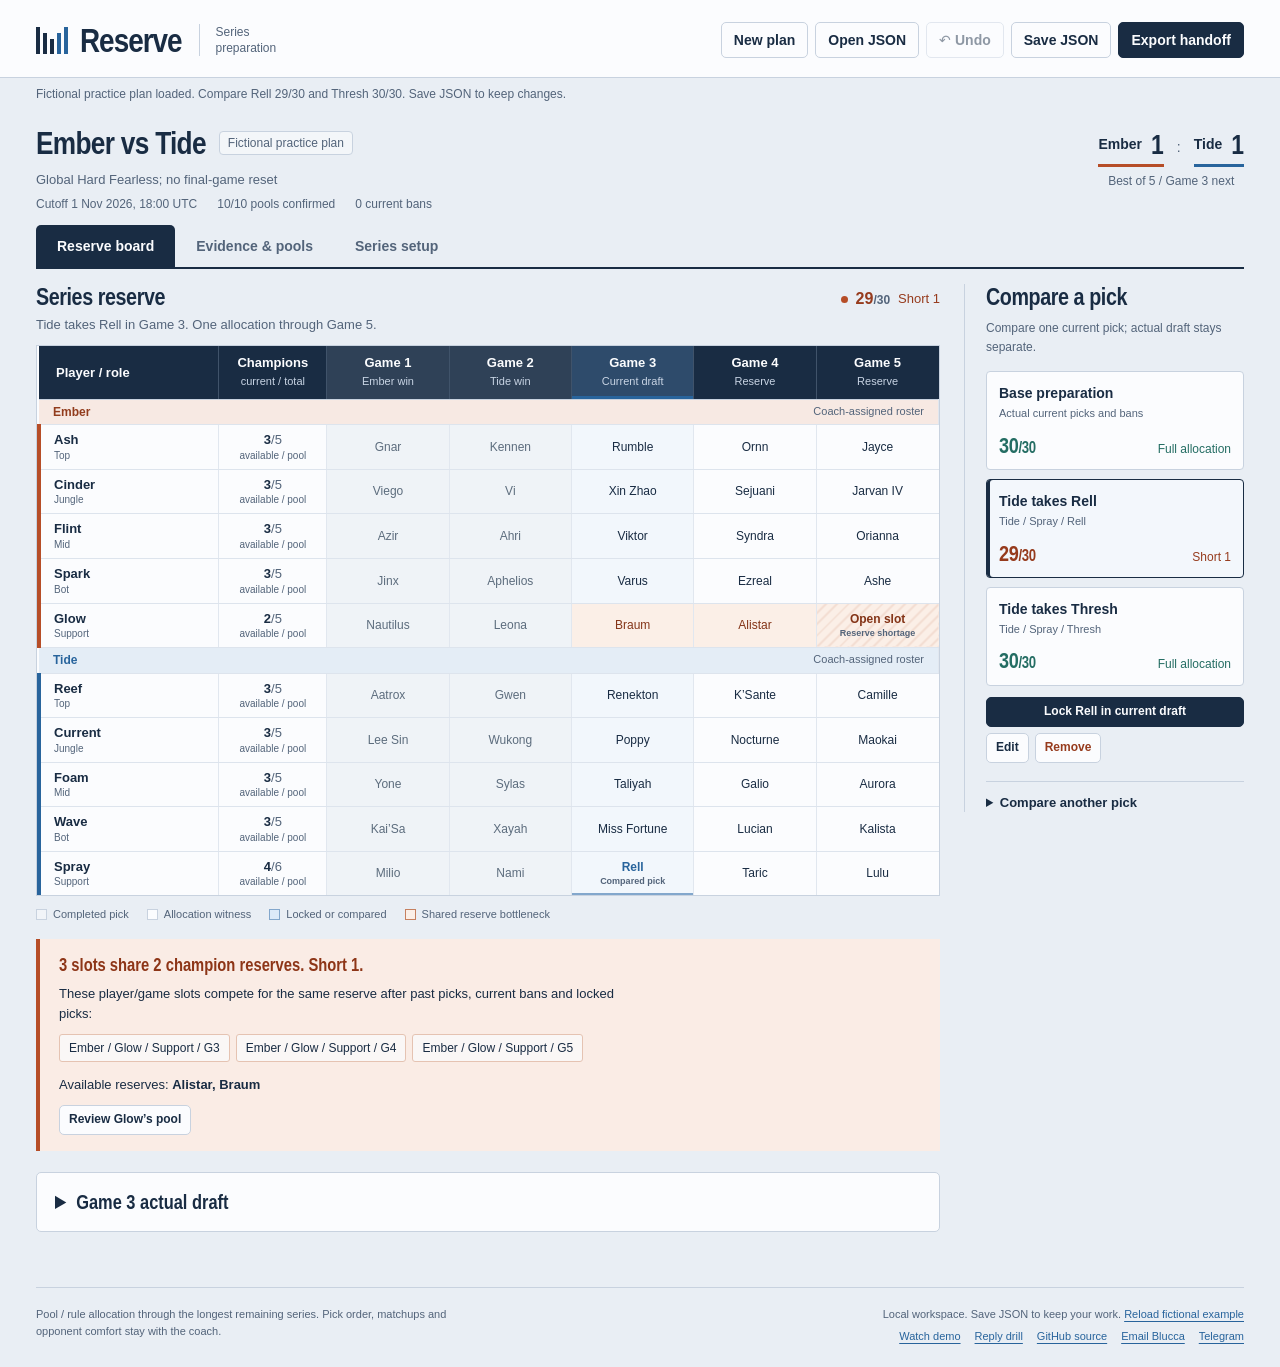
<file: index.html>
<!doctype html>
<html lang="en">
<head>
  <meta charset="utf-8">
  <meta name="viewport" content="width=device-width, initial-scale=1">
  <meta name="theme-color" content="#192c43">
  <meta name="description" content="Prepare a full LoL Hard Fearless series: confirm champion pools, check remaining slots, rehearse replies and save a coach handoff. Fictional demo included.">
  <title>Reserve · LoL Fearless draft preparation</title>
  <link rel="canonical" href="https://blucca.github.io/series-reserve/">
  <link rel="stylesheet" href="./styles.css">
  <script type="module" src="./app.js"></script>
</head>
<body>
  <a class="skip-link" href="#workspace">Skip to the workspace</a>
  <header class="app-header">
    <div class="brand"><span class="reserve-mark" aria-hidden="true"><i></i><i></i><i></i><i></i><i></i></span><span class="wordmark">Reserve</span><span class="brand-purpose">Series preparation</span></div>
    <nav class="file-actions" aria-label="Plan files">
      <button type="button" data-action="new-plan" disabled>New plan</button>
      <button type="button" data-action="import-plan">Open JSON</button>
      <button type="button" data-action="undo" disabled><span aria-hidden="true">↶</span> Undo</button>
      <button type="button" data-action="save-plan" disabled>Save JSON</button>
      <button type="button" class="button-primary" data-action="handoff" disabled>Export handoff</button>
    </nav>
    <input id="plan-file" type="file" accept=".json,application/json" hidden>
    <input id="evidence-file" type="file" accept=".csv,text/csv" hidden>
  </header>
  <div class="message-area" aria-live="polite" aria-atomic="true"><p id="status-message" class="status-message">Opening the fictional practice plan…</p></div>
  <div id="error-message" class="error-message" role="alert" hidden></div>
  <main id="workspace" tabindex="-1">
    <section id="series-context" class="series-context" aria-label="Series context"></section>
    <div class="workspace-nav" role="tablist" aria-label="Preparation workspace">
      <button id="tab-board" type="button" role="tab" aria-selected="true" aria-controls="panel-board" tabindex="0" data-tab="board">Reserve board</button>
      <button id="tab-evidence" type="button" role="tab" aria-selected="false" aria-controls="panel-evidence" tabindex="-1" data-tab="evidence">Evidence &amp; pools</button>
      <button id="tab-series" type="button" role="tab" aria-selected="false" aria-controls="panel-series" tabindex="-1" data-tab="series">Series setup</button>
    </div>
    <section id="panel-board" class="workspace-panel" role="tabpanel" aria-labelledby="tab-board"><div class="loading-sheet"><h1>Prepare the whole reserve.</h1><p>The fictional example opens with Game 3 tied 1–1. Compare the two support picks, then edit the pools and rules for your own series.</p><p>Open a saved JSON plan to start from your own preparation.</p></div></section>
    <section id="panel-evidence" class="workspace-panel" role="tabpanel" aria-labelledby="tab-evidence" hidden></section>
    <section id="panel-series" class="workspace-panel" role="tabpanel" aria-labelledby="tab-series" hidden></section>
  </main>
  <footer class="app-footer"><p>Pool / rule allocation through the longest remaining series. Pick order, matchups and opponent comfort stay with the coach.</p><p>Local workspace. Save JSON to keep your work. <button type="button" data-action="load-demo">Reload fictional example</button><span class="footer-links"><a href="./demo.html">Watch demo</a><a href="https://github.com/blucca/series-reserve/blob/main/docs/first-reply.md#check-the-complete-immediate-two-pick-turn" target="_blank" rel="noopener noreferrer">Reply drill</a><a href="https://github.com/blucca/series-reserve" target="_blank" rel="noopener noreferrer">GitHub source</a><a href="mailto:belgialucca@gmail.com">Email Blucca</a><a href="https://t.me/blucca_ai" target="_blank" rel="noopener noreferrer">Telegram</a></span></p></footer>
  <noscript><p class="error-message">Enable JavaScript to edit the plan and calculate champion reserves. Your data is processed in this browser.</p></noscript>
</body>
</html>
</file>
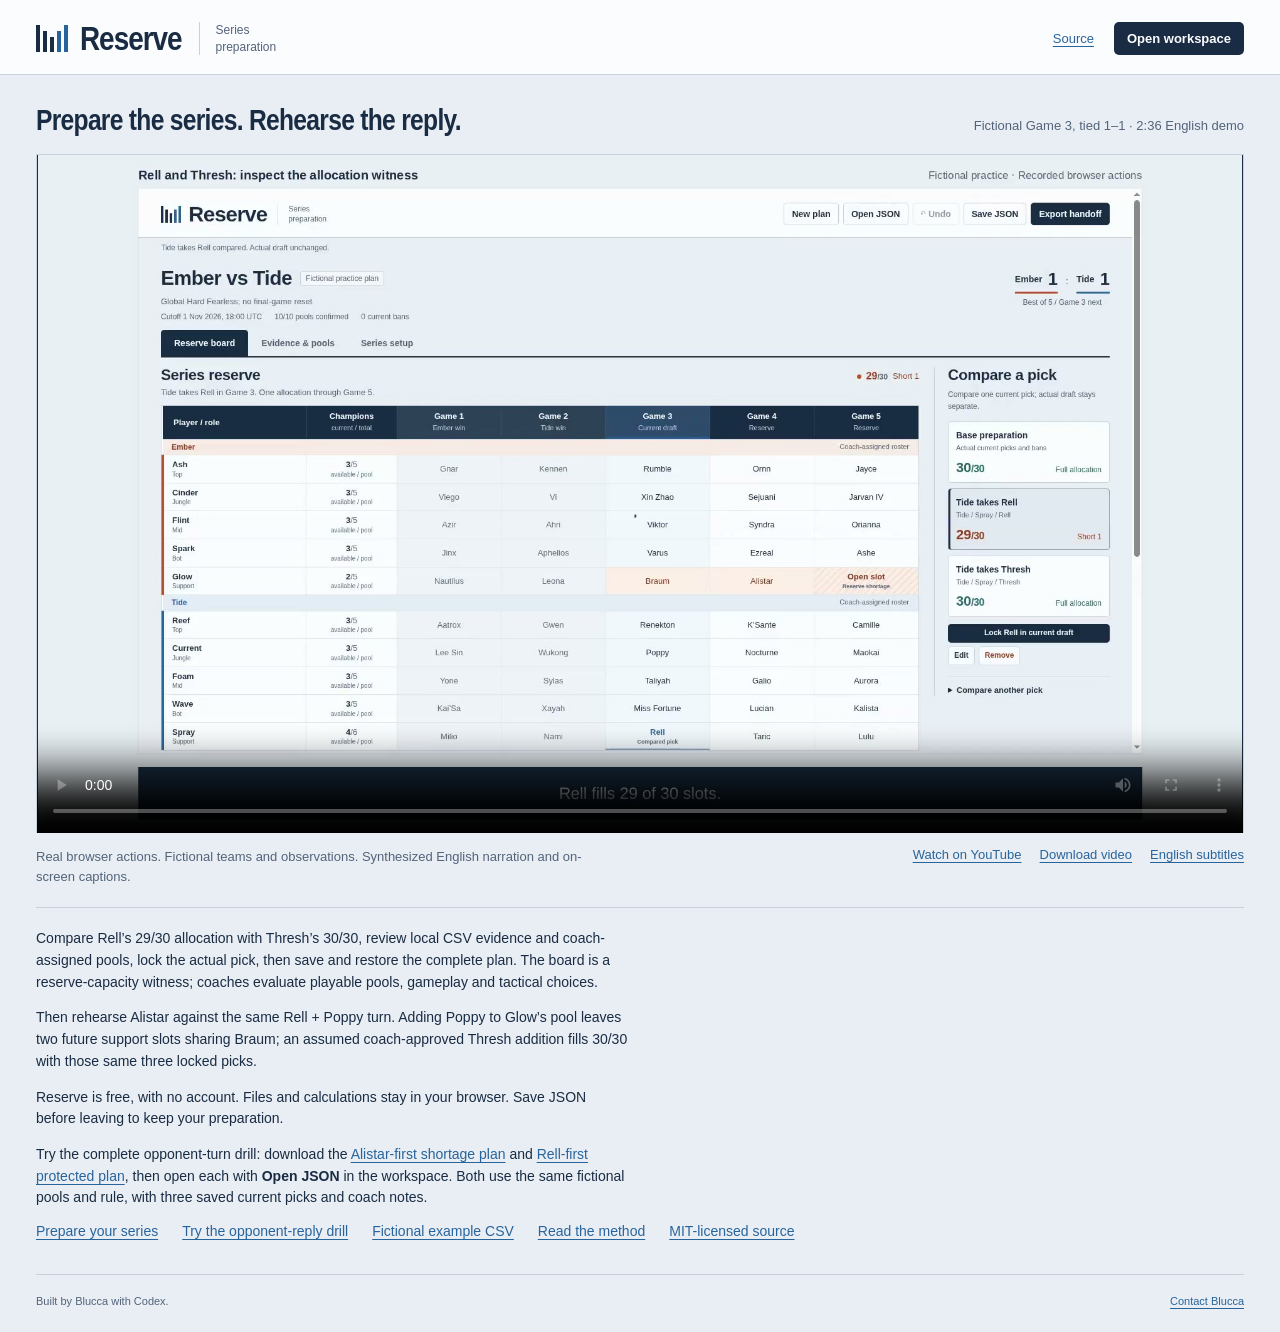
<file: demo.html>
<!doctype html>
<html lang="en">
<head>
  <meta charset="utf-8">
  <meta name="viewport" content="width=device-width, initial-scale=1">
  <meta name="theme-color" content="#192c43">
  <meta name="description" content="Watch a complete LoL Fearless preparation, then open a fictional two-pick reply drill, compare approved champion pools and save the series plan.">
  <title>Reserve · LoL Fearless draft demo &amp; pool drill</title>
  <link rel="canonical" href="https://blucca.github.io/series-reserve/demo.html">
  <link rel="stylesheet" href="./styles.css">
  <style>
    .demo-header-links { display: flex; align-items: center; gap: 20px; }
    .demo-header-links a { color: var(--tide); font-size: 13px; text-underline-offset: 3px; }
    .demo-header-links .workspace-link { padding: 9px 13px; border-radius: 5px; color: var(--sheet); background: var(--ink); text-decoration: none; font-weight: 600; }
    .demo-document { max-width: 1500px; padding-top: 28px; }
    .demo-heading { display: flex; align-items: baseline; justify-content: space-between; gap: 20px; margin-bottom: 17px; }
    .demo-heading h1 { margin-bottom: 0; font-size: 30px; }
    .demo-heading p { margin-bottom: 0; color: var(--muted); font-size: 13px; }
    .demo-video { display: block; width: 100%; aspect-ratio: 16 / 9; background: var(--ink); border: 1px solid var(--line); }
    .demo-caption { display: flex; justify-content: space-between; flex-wrap: wrap; gap: 10px 24px; padding: 14px 0 20px; border-bottom: 1px solid var(--line); }
    .demo-caption p { margin: 0; font-size: 13px; color: var(--muted); }
    .demo-caption a, .demo-text a { color: var(--tide); text-underline-offset: 3px; }
    .demo-files { display: flex; gap: 18px; font-size: 13px; }
    .demo-text { padding-top: 20px; font-size: 14px; }
    .demo-text p { max-width: 76ch; margin-bottom: 14px; }
    .demo-text nav { display: flex; flex-wrap: wrap; gap: 10px 24px; }
    @media (max-width: 640px) {
      .demo-header-links { margin-left: auto; gap: 14px; }
      .demo-header-links a { font-size: 12px; }
      .demo-heading { display: block; }
      .demo-heading h1 { font-size: 27px; margin-bottom: 9px; }
      .demo-document { padding-top: 23px; }
      .demo-caption { padding-bottom: 17px; }
    }
  </style>
</head>
<body>
  <a class="skip-link" href="#demo">Skip to the video</a>
  <header class="app-header">
    <div class="brand"><span class="reserve-mark" aria-hidden="true"><i></i><i></i><i></i><i></i><i></i></span><span class="wordmark">Reserve</span><span class="brand-purpose">Series preparation</span></div>
    <nav class="demo-header-links" aria-label="Reserve links"><a href="https://github.com/blucca/series-reserve">Source</a><a class="workspace-link" href="./">Open workspace</a></nav>
  </header>
  <main id="demo" class="demo-document">
    <div class="demo-heading"><h1>Prepare the series. Rehearse the reply.</h1><p>Fictional Game 3, tied 1–1 · 2:36 English demo</p></div>
    <video class="demo-video" controls playsinline preload="metadata" poster="./media/reserve-demo-poster.jpg" aria-label="Reserve product demonstration with English narration and on-screen captions">
      <source src="./media/reserve-demo.mp4" type="video/mp4">
      <track kind="subtitles" src="./media/reserve-demo.vtt" srclang="en" label="English">
      <p><a href="./media/reserve-demo.mp4">Download the Reserve demo</a>.</p>
    </video>
    <div class="demo-caption"><p>Real browser actions. Fictional teams and observations. Synthesized English narration and on-screen captions.</p><nav class="demo-files" aria-label="Demo files"><a href="https://youtu.be/mkt5XhnBqLw">Watch on YouTube</a><a href="./media/reserve-demo.mp4" download>Download video</a><a href="./media/reserve-demo.vtt" download>English subtitles</a></nav></div>
    <div class="demo-text">
      <p>Compare Rell’s 29/30 allocation with Thresh’s 30/30, review local CSV evidence and coach-assigned pools, lock the actual pick, then save and restore the complete plan. The board is a reserve-capacity witness; coaches evaluate playable pools, gameplay and tactical choices.</p>
      <p>Then rehearse Alistar against the same Rell + Poppy turn. Adding Poppy to Glow’s pool leaves two future support slots sharing Braum; an assumed coach-approved Thresh addition fills 30/30 with those same three locked picks.</p>
      <p>Reserve is free, with no account. Files and calculations stay in your browser. Save JSON before leaving to keep your preparation.</p>
      <p id="reply-drill">Try the complete opponent-turn drill: download the <a href="./docs/reply-short.reserve.json" download>Alistar-first shortage plan</a> and <a href="./docs/reply-protected.reserve.json" download>Rell-first protected plan</a>, then open each with <strong>Open JSON</strong> in the workspace. Both use the same fictional pools and rule, with three saved current picks and coach notes.</p>
      <nav aria-label="Continue from the demo"><a href="./">Prepare your series</a><a href="https://github.com/blucca/series-reserve/blob/main/docs/first-reply.md#check-the-complete-immediate-two-pick-turn" target="_blank" rel="noopener noreferrer">Try the opponent-reply drill</a><a href="./demo-evidence.csv" download>Fictional example CSV</a><a href="https://github.com/blucca/series-reserve/blob/main/docs/method.md">Read the method</a><a href="https://github.com/blucca/series-reserve">MIT-licensed source</a></nav>
    </div>
  </main>
  <footer class="app-footer"><p>Built by Blucca with Codex.</p><p><a href="https://t.me/blucca_ai">Contact Blucca</a></p></footer>
</body>
</html>
</file>
<file: styles.css>
:root {
  --ice: #e9eef4;
  --sheet: #fbfcfe;
  --ink: #192c43;
  --ember: #b64d27;
  --tide: #28649c;
  --clear: #246d63;
  --muted: #53647a;
  --line: #c8d2df;
  --quiet: #f1f4f8;
  --font-body: "Segoe UI", "Helvetica Neue", Arial, sans-serif;
  --font-heading: "Arial Narrow", "Liberation Sans Narrow", "Bahnschrift Condensed", "Segoe UI", sans-serif;
  color-scheme: light;
  font-family: var(--font-body);
  color: var(--ink);
  background: var(--ice);
  font-size: 14px;
  font-synthesis: none;
}
* { box-sizing: border-box; }
body { margin: 0; min-width: 320px; }
button, input, select, textarea { font: inherit; }
button, a, input, select, textarea, summary { -webkit-tap-highlight-color: transparent; }
button { cursor: pointer; }
button:disabled { cursor: default; opacity: .48; }
button { border: 1px solid var(--line); border-radius: 5px; background: var(--sheet); color: var(--ink); padding: 8px 12px; min-height: 36px; font-weight: 600; line-height: 1.3; }
button:hover:enabled { background: #e2e9f1; border-color: #879ab1; }
.button-primary { background: var(--ink); border-color: var(--ink); color: var(--sheet); }
.button-primary:hover:enabled { background: #2b4564; border-color: #2b4564; }
.button-danger { color: #963b1d; }
.button-small { padding: 5px 9px; min-height: 30px; font-size: 12px; }
.button-text { background: transparent; border-color: transparent; color: var(--tide); padding: 4px 0; min-height: 28px; text-decoration: underline; text-underline-offset: 3px; }
.button-text:hover:enabled { background: transparent; border-color: transparent; color: var(--ink); }
:focus-visible { outline: 3px solid var(--tide); outline-offset: 3px; }
[hidden] { display: none !important; }
h1, h2, h3, p { margin-top: 0; }
h1, h2, h3 { font-family: var(--font-heading); line-height: 1.12; }
h1 { font-size: 32px; font-weight: 750; letter-spacing: -.7px; margin-bottom: 9px; }
h2 { font-size: 24px; font-weight: 700; letter-spacing: -.4px; margin-bottom: 7px; }
h3 { font-size: 18px; font-weight: 700; margin-bottom: 10px; }
p { line-height: 1.55; max-width: 78ch; }
small, .muted { color: var(--muted); }
small { font-size: 12px; line-height: 1.4; }
.sr-only { position: absolute; width: 1px; height: 1px; padding: 0; margin: -1px; overflow: hidden; clip: rect(0,0,0,0); white-space: nowrap; border: 0; }
.skip-link { position: fixed; top: -80px; left: 16px; background: var(--ink); color: white; padding: 10px 16px; z-index: 10; }
.skip-link:focus { top: 12px; }
.app-header { display: flex; align-items: center; justify-content: space-between; gap: 24px; padding: 22px 36px 19px; border-bottom: 1px solid var(--line); background: var(--sheet); }
.brand { display: flex; align-items: center; gap: 12px; flex-shrink: 0; }
.wordmark { font: 750 34px/.95 var(--font-heading); letter-spacing: -1px; }
.brand-purpose { margin-left: 5px; border-left: 1px solid var(--line); padding-left: 16px; color: var(--muted); font-size: 12px; max-width: 11ch; line-height: 1.35; }
.reserve-mark { display: flex; gap: 3px; height: 27px; align-items: flex-end; }
.reserve-mark i { display: block; width: 4px; height: 27px; background: var(--ink); }
.reserve-mark i:nth-child(2) { height: 21px; }
.reserve-mark i:nth-child(3) { height: 15px; }
.reserve-mark i:nth-child(4) { height: 21px; background: var(--tide); }
.reserve-mark i:nth-child(5) { background: var(--tide); }
.file-actions { display: flex; flex-wrap: wrap; align-items: center; gap: 7px; }
.message-area { min-height: 29px; padding: 8px 36px 0; }
.status-message { max-width: none; margin-bottom: 0; color: var(--muted); font-size: 12px; line-height: 1.45; }
.error-message { background: #f9e9e2; color: #822f15; border-left: 4px solid var(--ember); padding: 12px 16px; margin: 10px 36px; line-height: 1.5; }
.error-message button { margin-left: 12px; background: transparent; border-color: #d8a28b; color: inherit; }
main { max-width: 1600px; margin: 0 auto; padding: 18px 36px 35px; }
.series-context { display: flex; justify-content: space-between; align-items: flex-start; gap: 24px; margin-bottom: 14px; }
.series-heading { min-width: 0; }
.series-title-line { display: flex; flex-wrap: wrap; align-items: center; gap: 13px; }
.series-title-line h1 { margin: 0; }
.example-flag { display: inline-flex; align-items: center; font-size: 12px; border: 1px solid var(--line); color: var(--muted); padding: 4px 8px; border-radius: 4px; background: rgba(251,252,254,.6); }
.context-rule { font-size: 13px; margin: 9px 0 0; color: var(--muted); }
.context-rule .pending { color: #8e3719; font-weight: 600; }
.context-meta { display: flex; flex-wrap: wrap; gap: 7px 20px; margin: 7px 0 0; font-size: 12px; color: var(--muted); }
.scoreline { display: flex; align-items: center; gap: 13px; padding-top: 2px; flex-shrink: 0; }
.score-team { display: grid; grid-template-columns: auto auto; align-items: center; gap: 9px; border-bottom: 3px solid var(--ember); padding: 3px 0 6px; }
.score-team.tone-1 { border-color: var(--tide); }
.score-team span { font-weight: 600; }
.score-team strong { font-family: var(--font-heading); font-size: 28px; line-height: 1; }
.score-separator { color: var(--muted); }
.series-format { text-align: center; font-size: 12px; color: var(--muted); margin-top: 7px; }
.workspace-nav { display: flex; gap: 0; border-bottom: 2px solid var(--ink); }
.workspace-nav button { border: 0; border-radius: 5px 5px 0 0; padding: 12px 21px; min-height: 42px; background: transparent; color: var(--muted); font-weight: 650; }
.workspace-nav button[aria-selected="true"] { color: var(--sheet); background: var(--ink); }
.workspace-nav button:hover:enabled { background: #dce4ef; }
.workspace-nav button[aria-selected="true"]:hover { background: #2b4564; }
.workspace-panel { padding-top: 15px; }
.loading-sheet { background: var(--sheet); padding: 32px; border-bottom: 1px solid var(--line); }
.board-layout { display: grid; grid-template-columns: minmax(0,1fr) 280px; gap: 24px; align-items: start; }
.board-main { min-width: 0; }
.section-heading { display: flex; justify-content: space-between; align-items: flex-start; gap: 15px; margin-bottom: 10px; }
.section-heading h2 { margin-bottom: 4px; }
.section-heading p { font-size: 13px; margin-bottom: 0; color: var(--muted); }
.allocation-status { display: flex; align-items: center; gap: 8px; font-size: 13px; line-height: 1.35; padding-top: 4px; flex-shrink: 0; }
.allocation-status strong { font-size: 16px; font-variant-numeric: tabular-nums; }
.status-dot { width: 7px; height: 7px; background: var(--clear); border-radius: 50%; display: inline-block; flex-shrink: 0; }
.is-shortage .status-dot, .is-pending .status-dot { background: var(--ember); }
.is-shortage { color: #963b1d; }
.is-feasible { color: var(--clear); }
.is-pending { color: #963b1d; }
.board-scroll { overflow-x: auto; border: 1px solid var(--line); background: var(--sheet); }
.reserve-table { width: 100%; min-width: 710px; border-collapse: collapse; table-layout: fixed; }
.reserve-table .col-player { width: 20%; }
.reserve-table .col-pool { width: 12%; }
.reserve-table .col-game { width: auto; }
.reserve-table th { font-weight: 600; }
.reserve-table thead { background: var(--ink); color: var(--sheet); }
.reserve-table thead th { padding: 9px; text-align: center; border-right: 1px solid #40536a; font-size: 13px; }
.reserve-table thead th:first-child { text-align: left; padding-left: 17px; }
.reserve-table thead th:last-child { border-right: 0; }
.reserve-table thead small { display: block; color: #c8d4e4; font-size: 11px; font-weight: 400; margin-top: 4px; min-height: 14px; }
.reserve-table thead .current-head { background: #2e4b6b; box-shadow: inset 0 -3px var(--tide); }
.reserve-table thead .past-head { background: #2f4157; }
.reserve-table td, .reserve-table tbody th { border-bottom: 1px solid #dde4ed; border-right: 1px solid #e1e7ef; padding: 7px 8px; text-align: center; height: 43px; line-height: 1.2; }
.reserve-table td:last-child { border-right: 0; }
.reserve-table tbody:last-child tr:last-child td, .reserve-table tbody:last-child tr:last-child th { border-bottom: 0; }
.reserve-table tbody th { text-align: left; padding: 6px 10px 6px 13px; border-left: 4px solid var(--ember); }
.reserve-table tbody.tone-1 th { border-left-color: var(--tide); }
.reserve-table .team-band th { border-left: 0; text-align: left; height: auto; padding: 5px 14px; background: #f7e9e3; color: #923c1d; font-size: 12px; border-top: 1px solid var(--line); }
.reserve-table tbody.tone-1 .team-band th { background: #e4edf6; color: var(--tide); }
.team-band span { float: right; font-size: 11px; font-weight: 400; color: var(--muted); }
.player-link { background: transparent; border: 0; border-radius: 3px; text-align: left; display: block; padding: 0; width: 100%; min-height: 30px; font-size: 13px; line-height: 1.2; }
.player-link:hover:enabled { background: transparent; color: var(--tide); text-decoration: underline; text-underline-offset: 3px; }
.player-link small { display: block; margin-top: 2px; font-weight: 400; font-size: 10px; line-height: 1.2; }
.pool-count { font-variant-numeric: tabular-nums; font-weight: 600; font-size: 13px; line-height: 1.2; }
.pool-count span { color: var(--muted); font-weight: 400; }
.pool-count small { display: block; font-weight: 400; font-size: 10px; margin-top: 2px; line-height: 1.2; }
.reserve-table .past-cell { background: #eff3f7; color: #5c6c7d; font-size: 12px; }
.reserve-table .allocation-cell { font-size: 12px; }
.allocation-cell small { display: block; font-size: 9px; margin-top: 2px; line-height: 1.2; }
.reserve-table .current-cell { background-color: #f2f7fc; }
.reserve-table .locked-cell { color: var(--tide); font-weight: 650; box-shadow: inset 0 -2px #83a7cc; }
.reserve-table .hall-cell { background-color: #fbefe7; color: #843417; }
.reserve-table .missing-cell { background-image: repeating-linear-gradient(135deg,transparent,transparent 6px,rgba(182,77,39,.11) 6px,rgba(182,77,39,.11) 8px); font-weight: 700; }
.reserve-table .pending-cell { color: #7e8c9d; }
.board-legend { display: flex; flex-wrap: wrap; gap: 8px 18px; margin: 12px 0 19px; color: var(--muted); font-size: 11px; }
.board-legend span { display: inline-flex; gap: 6px; align-items: center; }
.legend-swatch { display: inline-block; width: 11px; height: 11px; border: 1px solid var(--line); background: var(--quiet); }
.legend-swatch.allocated { background: var(--sheet); }
.legend-swatch.locked { background: #dceaf9; border-color: #83a7cc; }
.legend-swatch.shortage { background: #fbefe7; border-color: #c6805f; }
.witness { border-left: 4px solid var(--ember); background: #faece5; padding: 16px 19px; margin-bottom: 21px; }
.witness h3 { color: #8d3517; margin-bottom: 8px; }
.witness p { margin-bottom: 10px; font-size: 13px; }
.witness-list { display: flex; flex-wrap: wrap; gap: 6px; list-style: none; padding: 0; margin: 10px 0 13px; }
.witness-list li { background: rgba(251,252,254,.7); border: 1px solid #e5c3b2; padding: 6px 9px; font-size: 12px; border-radius: 3px; }
.witness-options { font-weight: 650; }
.allocation-note { border-left: 3px solid var(--clear); padding: 11px 15px; margin-bottom: 20px; background: #e9f1ef; }
.allocation-note p { margin: 0; font-size: 13px; }
.confirmation-note { border-left-color: var(--ember); background: #faece5; }
.confirmation-note ul { margin: 8px 0 0; padding-left: 20px; font-size: 13px; line-height: 1.6; }
.branch-rail { border-left: 1px solid var(--line); padding-left: 21px; }
.branch-rail h2 { margin-bottom: 8px; }
.branch-intro { font-size: 12px; color: var(--muted); margin-bottom: 15px; }
.branch-choice { display: block; border: 1px solid var(--line); border-radius: 4px; width: 100%; text-align: left; margin: 0 0 9px; padding: 12px; font-weight: 400; background: var(--sheet); }
.branch-choice[aria-pressed="true"] { border-color: var(--ink); box-shadow: inset 3px 0 var(--ink); background: #f3f7fc; }
.branch-choice .branch-name { display: block; font-weight: 650; line-height: 1.35; }
.branch-choice .branch-player { display: block; margin-top: 3px; font-size: 11px; color: var(--muted); line-height: 1.4; }
.branch-capacity { display: flex; justify-content: space-between; align-items: baseline; gap: 8px; margin-top: 12px; font-size: 12px; }
.branch-capacity strong { font-family: var(--font-heading); font-size: 22px; font-variant-numeric: tabular-nums; letter-spacing: -.3px; line-height: 1; }
.branch-capacity strong small { color: inherit; font: inherit; font-size: 16px; }
.branch-capacity.is-pending strong { font-family: var(--font-body); font-size: 12px; line-height: 1.4; }
.branch-choice .branch-error { display: block; color: #943b1c; font-size: 11px; line-height: 1.45; margin-top: 10px; }
.branch-actions { display: flex; flex-wrap: wrap; gap: 6px; margin: 11px 0 18px; }
.branch-actions .button-primary { flex: 1 1 100%; }
.branch-editor { border-top: 1px solid var(--line); margin-top: 18px; padding-top: 12px; }
.branch-editor summary { font-size: 13px; font-weight: 600; }
.branch-editor form { padding-top: 15px; }
.branch-editor .field { margin-bottom: 12px; }
.branch-editor .form-actions { margin-top: 3px; }
summary { cursor: pointer; font-weight: 600; line-height: 1.4; }
.edit-section { border: 1px solid var(--line); background: var(--sheet); border-radius: 5px; padding: 15px 18px; margin-bottom: 20px; }
.edit-section > summary { font-family: var(--font-heading); font-size: 20px; }
.edit-section[open] > summary { margin-bottom: 19px; }
.draft-pair { display: grid; grid-template-columns: 1fr 1fr; gap: 23px; }
.draft-team { min-width: 0; }
.draft-team h3 { border-bottom: 2px solid var(--ember); padding-bottom: 8px; font-size: 18px; }
.draft-team.tone-1 h3 { border-color: var(--tide); }
.draft-row { display: grid; grid-template-columns: minmax(90px,.85fr) minmax(0,1.15fr); align-items: center; gap: 10px; margin-bottom: 10px; }
.draft-row label { font-weight: 600; font-size: 12px; }
.draft-row label small { display: block; font-weight: 400; margin-top: 2px; }
label { display: block; font-weight: 600; font-size: 13px; margin-bottom: 6px; }
input:not([type="checkbox"]):not([type="file"]), select, textarea { display: block; width: 100%; color: var(--ink); border: 1px solid #aab9cc; border-radius: 4px; padding: 9px 10px; background: white; min-height: 38px; line-height: 1.35; }
input::placeholder, textarea::placeholder { color: #6c7e94; opacity: 1; }
textarea { resize: vertical; }
input[type="checkbox"] { width: 16px; height: 16px; margin: 0; accent-color: var(--ink); flex-shrink: 0; }
.field { margin-bottom: 17px; min-width: 0; }
.field-help { display: block; margin-top: 6px; }
.checkbox-label { display: flex; gap: 9px; align-items: flex-start; font-size: 13px; line-height: 1.5; font-weight: 400; }
.checkbox-label input { margin-top: 2px; }
.field-grid { display: grid; grid-template-columns: 1fr 1fr; gap: 0 18px; }
.field-grid.three { grid-template-columns: 1.15fr .85fr 1fr; }
.form-actions { display: flex; flex-wrap: wrap; gap: 8px; align-items: center; margin-top: 18px; }
.form-actions small { margin-left: 3px; }
.draft-bottom { display: grid; grid-template-columns: 1.3fr 1fr; gap: 18px; margin-top: 14px; }
.draft-bottom .field { margin: 0; }
.draft-complete { margin-top: 18px; padding-top: 17px; border-top: 1px solid var(--line); }
.evidence-top { background: var(--sheet); border: 1px solid var(--line); padding: 22px; margin-bottom: 23px; }
.evidence-top .section-heading { margin-bottom: 20px; }
.evidence-controls { display: grid; grid-template-columns: minmax(0,1fr) minmax(270px,.8fr); gap: 27px; }
.evidence-policy .form-actions { margin-top: 0; }
.evidence-import { border-left: 1px solid var(--line); padding-left: 26px; }
.evidence-import p { font-size: 12px; color: var(--muted); margin-bottom: 13px; }
.import-row { display: flex; align-items: center; gap: 8px; }
.import-row select { width: auto; flex: 1; min-width: 0; }
.observation-summary { display: flex; flex-wrap: wrap; gap: 7px 23px; padding-top: 15px; margin-top: 19px; border-top: 1px solid var(--line); font-size: 12px; color: var(--muted); }
.observation-summary strong { color: var(--ink); }
.evidence-layout { display: grid; grid-template-columns: 230px minmax(0,1fr); gap: 24px; align-items: start; }
.roster-selector { border: 1px solid var(--line); background: var(--sheet); }
.roster-selector h3 { font: 600 13px/1.3 var(--font-body); padding: 10px 13px; margin: 0; background: #f7e9e3; color: #923c1d; border-bottom: 1px solid var(--line); }
.roster-selector .tone-1 h3 { background: #e4edf6; color: var(--tide); border-top: 1px solid var(--line); }
.roster-button { display: flex; justify-content: space-between; align-items: center; gap: 9px; width: 100%; border: 0; border-bottom: 1px solid #e1e7ef; border-radius: 0; padding: 11px 13px; text-align: left; background: var(--sheet); min-height: 58px; font-size: 13px; }
.roster-button[aria-pressed="true"] { background: #e7eef7; box-shadow: inset 3px 0 var(--ink); }
.roster-button span small { display: block; font-weight: 400; font-size: 11px; margin-top: 3px; }
.roster-button .roster-count { text-align: right; font-variant-numeric: tabular-nums; white-space: nowrap; }
.roster-tools { padding: 13px; font-size: 11px; }
.roster-tools p { margin-bottom: 10px; }
.roster-tools button { display: block; width: 100%; margin-bottom: 8px; }
.player-workspace { min-width: 0; }
.player-editor { display: grid; grid-template-columns: minmax(0,1fr) minmax(240px,.7fr); gap: 24px; background: var(--sheet); padding: 22px; border: 1px solid var(--line); }
.player-editor form { min-width: 0; }
.player-pool-preview { border-left: 1px solid var(--line); padding-left: 23px; }
.pool-preview-list { display: flex; flex-wrap: wrap; align-content: flex-start; gap: 7px; list-style: none; padding: 0; margin: 12px 0; }
.pool-preview-list li { display: inline-block; border: 1px solid var(--line); border-radius: 3px; background: #edf3f9; font-size: 12px; padding: 6px 9px; }
.pool-preview-list .is-spent { text-decoration: line-through; color: #667589; background: var(--quiet); }
.pool-preview-list .is-banned { color: #933b1d; border-color: #d2a592; background: #faece5; }
.pool-preview-list small { margin-left: 4px; font-size: 10px; }
.player-pool-preview p { font-size: 12px; color: var(--muted); }
.confirmation-chip { display: inline-flex; gap: 6px; align-items: center; font-size: 12px; color: var(--clear); }
.confirmation-chip.pending { color: #943b1c; }
.confirmation-chip.pending .status-dot { background: var(--ember); }
.stable-id { font-size: 11px; line-height: 1.5; overflow-wrap: anywhere; margin-top: 8px; color: var(--muted); }
.observed-section { margin-top: 23px; }
.observed-table { width: 100%; min-width: 580px; border-collapse: collapse; background: var(--sheet); font-size: 12px; }
.observed-table th { text-align: left; padding: 10px 12px; background: #dae3ee; font-weight: 650; border-bottom: 1px solid var(--line); }
.observed-table td { padding: 11px 12px; border-bottom: 1px solid #dde4ed; vertical-align: top; line-height: 1.45; }
.observed-table .numeric { text-align: right; font-variant-numeric: tabular-nums; }
.observed-table .observed-source { max-width: 260px; overflow-wrap: anywhere; color: var(--muted); }
.observed-table td small { display: block; margin-top: 3px; font-size: 11px; }
.table-scroll { overflow-x: auto; border: 1px solid var(--line); }
.empty-evidence { background: var(--sheet); padding: 20px 22px; border: 1px solid var(--line); }
.empty-evidence p { margin-bottom: 0; font-size: 13px; }
.series-layout { display: grid; grid-template-columns: minmax(0,1fr) minmax(320px,.7fr); gap: 26px; align-items: start; }
.setup-sheet { background: var(--sheet); border: 1px solid var(--line); padding: 23px; margin-bottom: 22px; }
.setup-sheet > p { font-size: 13px; color: var(--muted); }
.rule-definition { background: #e8eef6; border-left: 3px solid var(--ink); padding: 11px 13px; margin-bottom: 20px; }
.rule-definition p { margin-bottom: 0; font-size: 13px; color: var(--ink); }
.completed-game { border-bottom: 1px solid var(--line); padding: 12px 0; }
.completed-game:first-of-type { padding-top: 4px; }
.completed-game summary { display: flex; align-items: center; gap: 10px; list-style: none; font-size: 13px; }
.completed-game summary::before { content: "+"; color: var(--muted); font-size: 18px; font-weight: 400; width: 13px; }
.completed-game[open] summary::before { content: "−"; }
.completed-game summary span { margin-left: auto; font-size: 12px; color: var(--muted); font-weight: 400; }
.history-picks { margin-top: 13px; }
.history-picks h3 { font: 650 12px/1.3 var(--font-body); color: var(--ember); margin-bottom: 9px; }
.history-picks .tone-1 h3 { color: var(--tide); }
.history-picks ul { list-style: none; padding: 0; margin: 0; }
.history-picks li { display: flex; flex-wrap: wrap; justify-content: space-between; gap: 3px 10px; font-size: 12px; padding: 5px 0; border-bottom: 1px solid #e6ebf2; }
.history-bans { font-size: 12px; color: var(--muted); margin: 11px 0 0; }
.history-actions { margin-top: 17px; }
.series-state-note { font-size: 13px; color: var(--muted); margin: 14px 0 0; }
.finished-sheet { padding: 23px; border: 1px solid var(--line); background: var(--sheet); margin-bottom: 20px; }
.finished-sheet p { margin-bottom: 0; font-size: 13px; }
.app-footer { border-top: 1px solid var(--line); margin: 0 36px; padding: 18px 0 22px; display: flex; justify-content: space-between; align-items: flex-start; gap: 25px; }
.app-footer p { font-size: 11px; color: var(--muted); margin: 0; line-height: 1.55; max-width: 72ch; }
.app-footer p:last-child { text-align: right; }
.footer-links { display: flex; flex-wrap: wrap; justify-content: flex-end; gap: 14px; margin-top: 5px; }
.app-footer a { color: var(--tide); text-underline-offset: 3px; }
.app-footer button { display: inline; border: 0; background: transparent; color: var(--tide); padding: 0; min-height: 0; font-size: 11px; font-weight: 400; text-decoration: underline; text-underline-offset: 3px; }
@media (min-width: 1440px) { .reserve-table .col-player { width: 19%; } .reserve-table .allocation-cell, .reserve-table .past-cell { font-size: 13px; } }
@media (max-width: 1120px) {
  .app-header { padding: 19px 24px; gap: 15px; }
  .brand-purpose { display: none; }
  main { padding-left: 24px; padding-right: 24px; }
  .message-area { padding-left: 24px; padding-right: 24px; }
  .error-message { margin-left: 24px; margin-right: 24px; }
  .board-layout { grid-template-columns: minmax(0,1fr) 252px; gap: 18px; }
  .branch-rail { padding-left: 17px; }
  .section-heading { flex-wrap: wrap; }
  .reserve-table { min-width: 680px; }
  .evidence-layout { grid-template-columns: 200px minmax(0,1fr); gap: 18px; }
  .player-editor { grid-template-columns: 1fr; }
  .player-pool-preview { border-left: 0; padding-left: 0; border-top: 1px solid var(--line); padding-top: 18px; }
  .series-layout { grid-template-columns: 1fr 1fr; gap: 20px; }
  .app-footer { margin-left: 24px; margin-right: 24px; }
}
@media (max-width: 900px) {
  .app-header { flex-wrap: wrap; }
  .file-actions { margin-left: auto; }
  .board-layout { grid-template-columns: 1fr; }
  .branch-rail { order: -1; border-left: 0; padding-left: 0; }
  .branch-choices { display: grid; grid-template-columns: repeat(3,minmax(0,1fr)); gap: 9px; }
  .branch-choice { margin-bottom: 0; }
  .branch-intro { margin-bottom: 12px; }
  .branch-actions { margin: 12px 0 0; }
  .branch-actions .button-primary { flex: initial; }
  .branch-editor { margin-top: 13px; padding-top: 11px; }
  .branch-editor form { display: grid; grid-template-columns: 1fr 1fr 1fr; gap: 12px; }
  .branch-editor .form-actions { grid-column: 1 / -1; margin-top: 0; }
  .branch-editor .field { margin-bottom: 0; }
  .evidence-controls { grid-template-columns: 1fr; gap: 19px; }
  .evidence-import { border-left: 0; padding-left: 0; border-top: 1px solid var(--line); padding-top: 19px; }
  .import-row { max-width: 440px; }
  .series-layout { grid-template-columns: 1fr; }
}
@media (max-width: 640px) {
  .app-header { padding: 17px 16px; gap: 15px; }
  .wordmark { font-size: 31px; }
  .file-actions { margin: 0; width: 100%; gap: 6px; }
  .file-actions button { padding: 7px 9px; min-height: 35px; font-size: 12px; }
  main { padding: 19px 16px 27px; }
  .message-area { padding-left: 16px; padding-right: 16px; min-height: 27px; }
  .error-message { margin-left: 16px; margin-right: 16px; }
  .series-context { display: block; margin-bottom: 19px; }
  h1 { font-size: 29px; }
  .series-title-line { gap: 8px; }
  .example-flag { font-size: 11px; }
  .context-rule { font-size: 12px; line-height: 1.5; }
  .context-meta { font-size: 11px; gap: 5px 12px; }
  .score-context { display: flex; align-items: center; gap: 19px; margin-top: 16px; }
  .score-team strong { font-size: 24px; }
  .score-team span { font-size: 12px; }
  .series-format { margin-top: 0; }
  .workspace-nav button { padding: 11px 8px; font-size: 12px; flex: 1; white-space: nowrap; }
  .workspace-panel { padding-top: 18px; }
  .branch-rail h2 { font-size: 21px; }
  .branch-choice { padding: 9px; }
  .branch-choice .branch-name { font-size: 12px; }
  .branch-choice .branch-player { font-size: 10px; }
  .branch-capacity { display: block; margin-top: 10px; font-size: 10px; }
  .branch-capacity strong { display: block; font-size: 22px; margin-bottom: 4px; }
  .branch-capacity strong small { font-size: 15px; }
  .branch-capacity.is-pending strong { font-size: 11px; }
  .branch-choices { gap: 6px; grid-template-columns: repeat(3,minmax(0,1fr)); }
  .branch-choices:has(.branch-choice:nth-child(4)) { grid-template-columns: repeat(2,minmax(0,1fr)); }
  .branch-editor form { grid-template-columns: 1fr; }
  .branch-editor .form-actions { grid-column: auto; }
  .section-heading { gap: 9px; }
  h2 { font-size: 22px; }
  .allocation-status { padding-top: 0; }
  .board-scroll { margin-right: -1px; }
  .board-legend { gap: 7px 11px; }
  .witness { padding: 14px; }
  .witness h3 { font-size: 18px; }
  .edit-section, .setup-sheet, .evidence-top { padding: 17px; }
  .draft-pair { grid-template-columns: 1fr; gap: 17px; }
  .draft-row { grid-template-columns: 1fr 1.4fr; }
  .draft-bottom { grid-template-columns: 1fr; gap: 13px; }
  .field-grid, .field-grid.three { grid-template-columns: 1fr; }
  .evidence-layout { grid-template-columns: 1fr; }
  .roster-selector { display: grid; grid-template-columns: 1fr 1fr; }
  .roster-selector .tone-1 h3 { border-top: 0; }
  .roster-selector > div:nth-child(2) { border-left: 1px solid var(--line); }
  .roster-tools { grid-column: 1 / -1; display: flex; flex-wrap: wrap; align-items: center; gap: 8px; border-top: 1px solid var(--line); }
  .roster-tools p { flex-basis: 100%; margin: 0; }
  .roster-tools button { width: auto; margin: 0; }
  .roster-button { padding: 10px; }
  .player-editor { padding: 17px; gap: 18px; }
  .evidence-policy .form-actions { margin-top: 5px; }
  .app-footer { margin: 0 16px; display: block; }
  .app-footer p:last-child { text-align: left; margin-top: 9px; }
  .footer-links { justify-content: flex-start; }
  .history-picks.draft-pair { grid-template-columns: 1fr 1fr; gap: 12px; }
  .history-picks li { display: block; }
  .history-picks li strong { display: block; font-weight: 600; margin-top: 2px; }
}
@media (prefers-reduced-motion: reduce) { *, *::before, *::after { scroll-behavior: auto !important; animation: none !important; transition: none !important; } }
</file>
